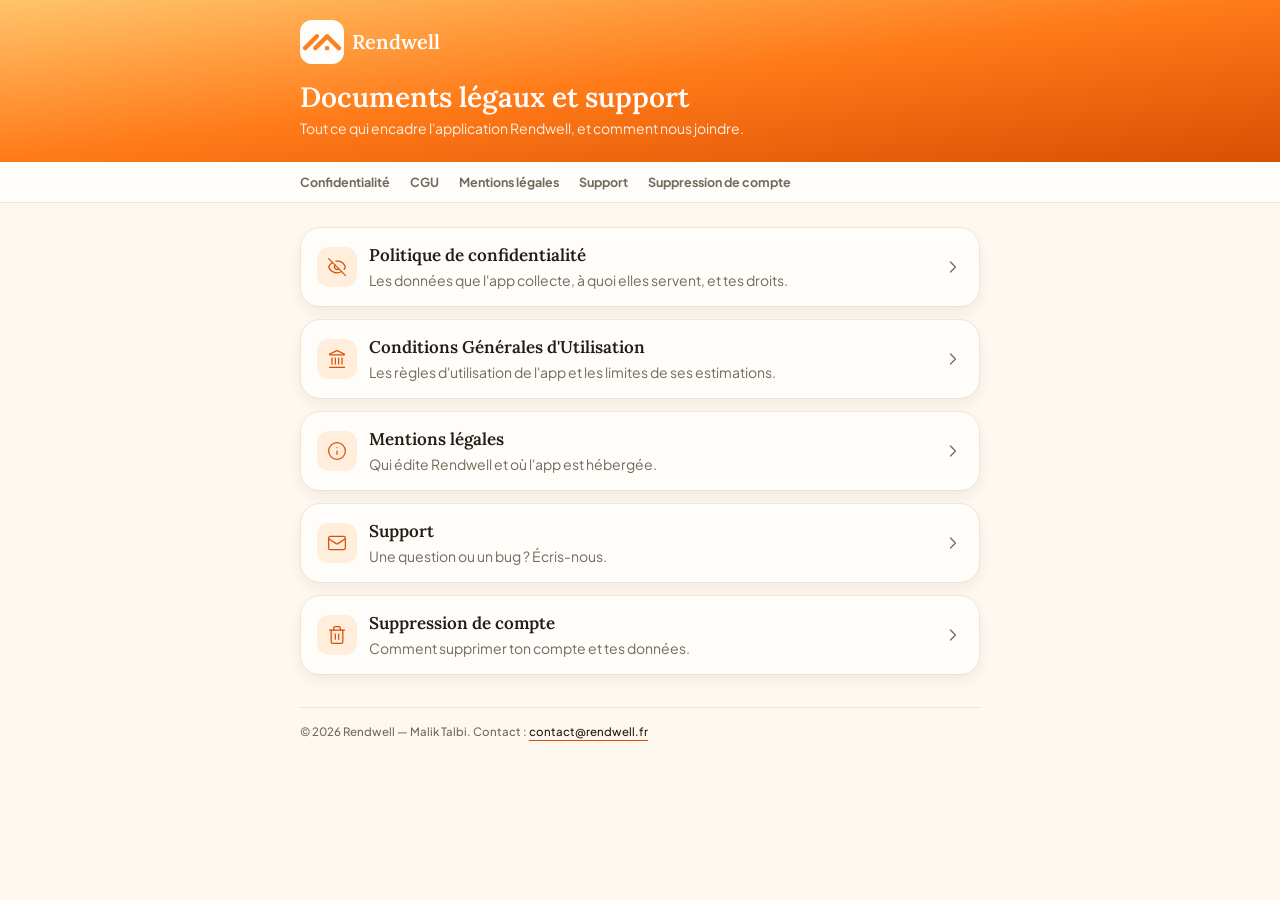
<file: index.html>
<!DOCTYPE html>
<html lang="fr">
<head>
<meta charset="UTF-8">
<meta name="viewport" content="width=device-width, initial-scale=1.0">
<title>Accueil — Rendwell</title>
<link rel="stylesheet" href="/tokens.css">
<link rel="stylesheet" href="/style.css">
</head>
<body>
<header class="site">
  <div class="wrap">
    <a class="brand" href="/">
      <img src="/assets/rendwell-logo.png" alt="" width="44" height="44">
      Rendwell
    </a>
    <h1>Documents légaux et support</h1>
    <p class="updated">Tout ce qui encadre l'application Rendwell, et comment nous joindre.</p>
  </div>
</header>
<nav class="legal-nav" aria-label="Pages du site">
  <div class="wrap">
    <a href="/confidentialite/">Confidentialité</a>
    <a href="/conditions-utilisation/">CGU</a>
    <a href="/mentions-legales/">Mentions légales</a>
    <a href="/support/">Support</a>
    <a href="/suppression-compte/">Suppression de compte</a>
  </div>
</nav>
<main class="wrap">
  <ul class="link-list">
    <li>
      <a class="link-card" href="/confidentialite/">
        <span class="icon-badge"><svg width="20" height="20" viewBox="0 0 24 24" fill="none" stroke="currentColor" stroke-width="1.5" stroke-linecap="round" stroke-linejoin="round" aria-hidden="true"><path d="M10.733 5.076a10.744 10.744 0 0 1 11.205 6.575 1 1 0 0 1 0 .696 10.747 10.747 0 0 1-1.444 2.49"/><path d="M14.084 14.158a3 3 0 0 1-4.242-4.242"/><path d="M17.479 17.499a10.75 10.75 0 0 1-15.417-5.151 1 1 0 0 1 0-.696 10.75 10.75 0 0 1 4.446-5.143"/><path d="m2 2 20 20"/></svg></span>
        <span class="link-card-text">
          <span class="link-card-title">Politique de confidentialité</span>
          <span class="link-card-desc">Les données que l'app collecte, à quoi elles servent, et tes droits.</span>
        </span>
        <svg width="20" height="20" viewBox="0 0 24 24" fill="none" stroke="currentColor" stroke-width="1.5" stroke-linecap="round" stroke-linejoin="round" aria-hidden="true"><path d="m9 18 6-6-6-6"/></svg>
      </a>
    </li>
    <li>
      <a class="link-card" href="/conditions-utilisation/">
        <span class="icon-badge"><svg width="20" height="20" viewBox="0 0 24 24" fill="none" stroke="currentColor" stroke-width="1.5" stroke-linecap="round" stroke-linejoin="round" aria-hidden="true"><path d="M10 18v-7"/><path d="M11.119 2.205a2 2 0 0 1 1.762 0l7.84 3.846A.5.5 0 0 1 20.5 7h-17a.5.5 0 0 1-.22-.949z"/><path d="M14 18v-7"/><path d="M18 18v-7"/><path d="M3 22h18"/><path d="M6 18v-7"/></svg></span>
        <span class="link-card-text">
          <span class="link-card-title">Conditions Générales d'Utilisation</span>
          <span class="link-card-desc">Les règles d'utilisation de l'app et les limites de ses estimations.</span>
        </span>
        <svg width="20" height="20" viewBox="0 0 24 24" fill="none" stroke="currentColor" stroke-width="1.5" stroke-linecap="round" stroke-linejoin="round" aria-hidden="true"><path d="m9 18 6-6-6-6"/></svg>
      </a>
    </li>
    <li>
      <a class="link-card" href="/mentions-legales/">
        <span class="icon-badge"><svg width="20" height="20" viewBox="0 0 24 24" fill="none" stroke="currentColor" stroke-width="1.5" stroke-linecap="round" stroke-linejoin="round" aria-hidden="true"><circle cx="12" cy="12" r="10"/><path d="M12 16v-4"/><path d="M12 8h.01"/></svg></span>
        <span class="link-card-text">
          <span class="link-card-title">Mentions légales</span>
          <span class="link-card-desc">Qui édite Rendwell et où l'app est hébergée.</span>
        </span>
        <svg width="20" height="20" viewBox="0 0 24 24" fill="none" stroke="currentColor" stroke-width="1.5" stroke-linecap="round" stroke-linejoin="round" aria-hidden="true"><path d="m9 18 6-6-6-6"/></svg>
      </a>
    </li>
    <li>
      <a class="link-card" href="/support/">
        <span class="icon-badge"><svg width="20" height="20" viewBox="0 0 24 24" fill="none" stroke="currentColor" stroke-width="1.5" stroke-linecap="round" stroke-linejoin="round" aria-hidden="true"><path d="m22 7-8.991 5.727a2 2 0 0 1-2.009 0L2 7"/><rect x="2" y="4" width="20" height="16" rx="2"/></svg></span>
        <span class="link-card-text">
          <span class="link-card-title">Support</span>
          <span class="link-card-desc">Une question ou un bug ? Écris-nous.</span>
        </span>
        <svg width="20" height="20" viewBox="0 0 24 24" fill="none" stroke="currentColor" stroke-width="1.5" stroke-linecap="round" stroke-linejoin="round" aria-hidden="true"><path d="m9 18 6-6-6-6"/></svg>
      </a>
    </li>
    <li>
      <a class="link-card" href="/suppression-compte/">
        <span class="icon-badge"><svg width="20" height="20" viewBox="0 0 24 24" fill="none" stroke="currentColor" stroke-width="1.5" stroke-linecap="round" stroke-linejoin="round" aria-hidden="true"><path d="M10 11v6"/><path d="M14 11v6"/><path d="M19 6v14a2 2 0 0 1-2 2H7a2 2 0 0 1-2-2V6"/><path d="M3 6h18"/><path d="M8 6V4a2 2 0 0 1 2-2h4a2 2 0 0 1 2 2v2"/></svg></span>
        <span class="link-card-text">
          <span class="link-card-title">Suppression de compte</span>
          <span class="link-card-desc">Comment supprimer ton compte et tes données.</span>
        </span>
        <svg width="20" height="20" viewBox="0 0 24 24" fill="none" stroke="currentColor" stroke-width="1.5" stroke-linecap="round" stroke-linejoin="round" aria-hidden="true"><path d="m9 18 6-6-6-6"/></svg>
      </a>
    </li>
  </ul>

  <footer class="site">
    &copy; 2026 Rendwell — Malik Talbi. Contact : <a href="mailto:contact@rendwell.fr">contact@rendwell.fr</a>
  </footer>
</main>
</body>
</html>
</file>
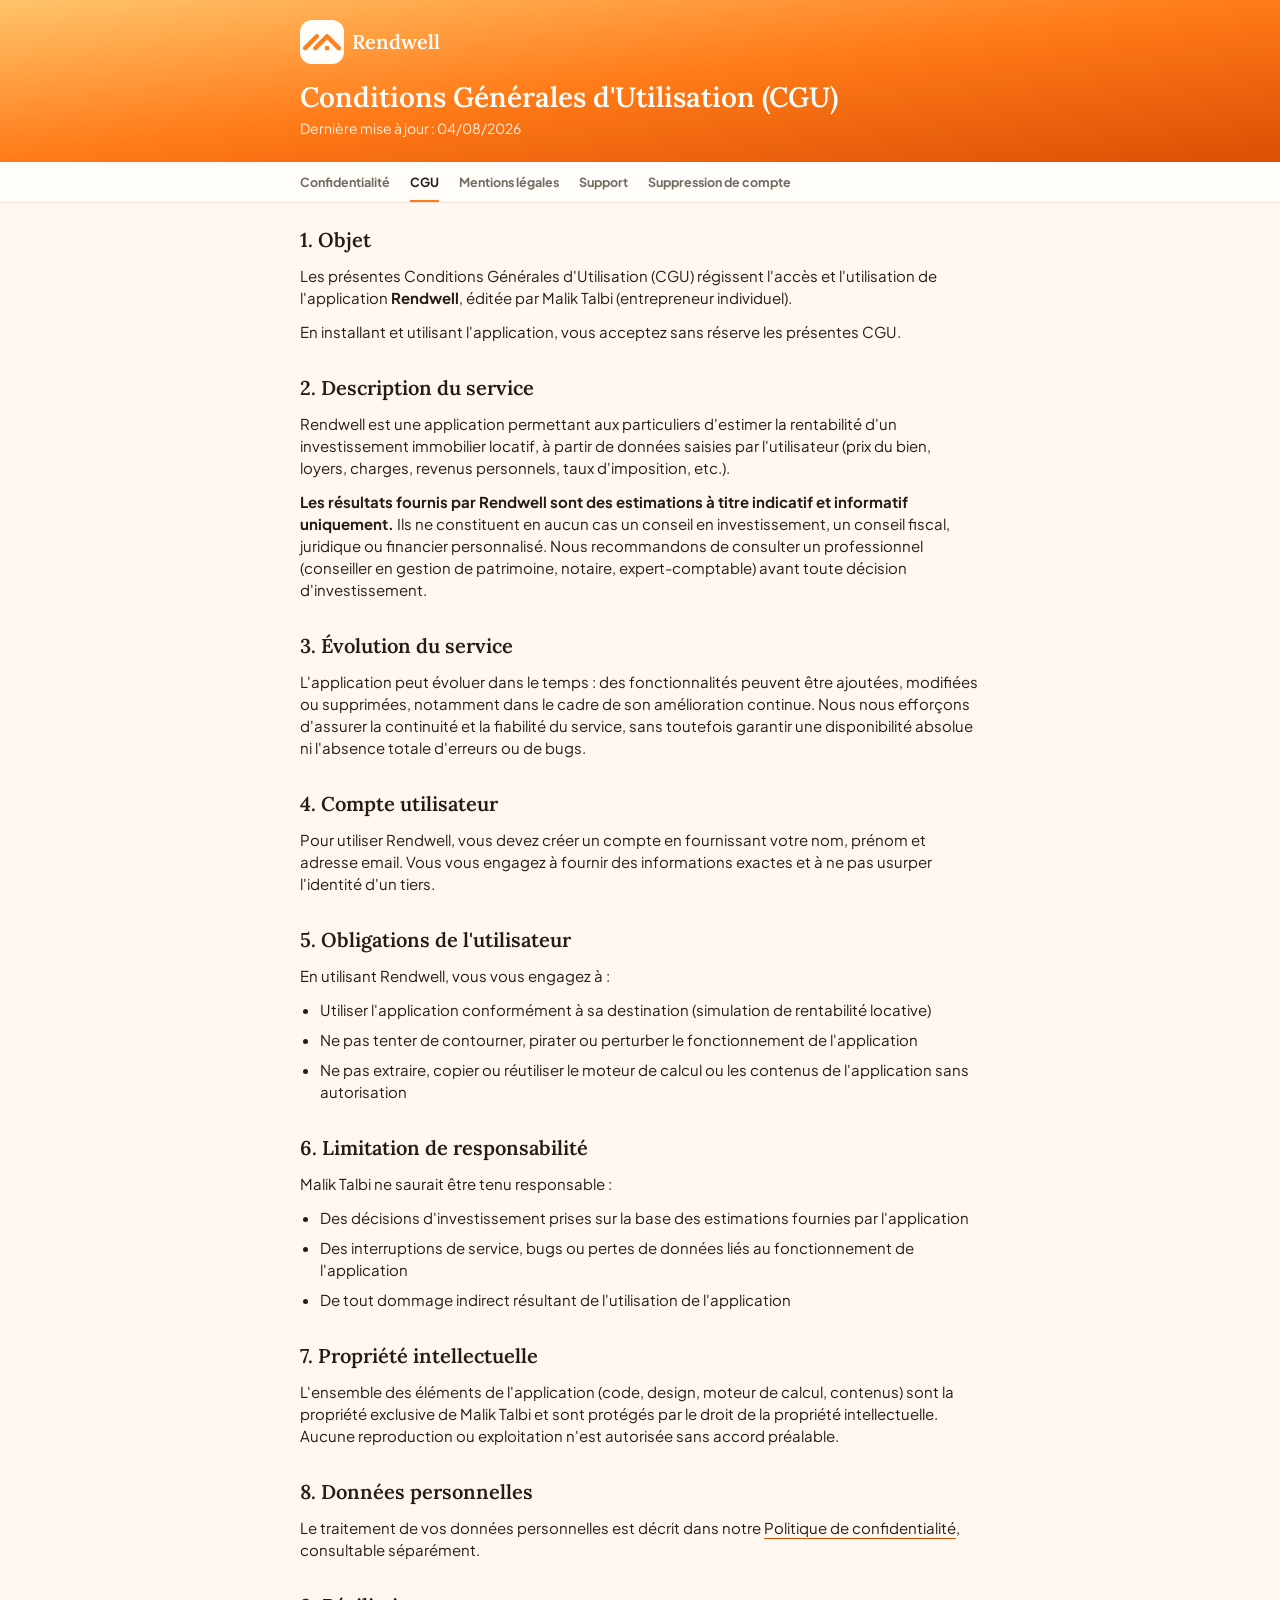
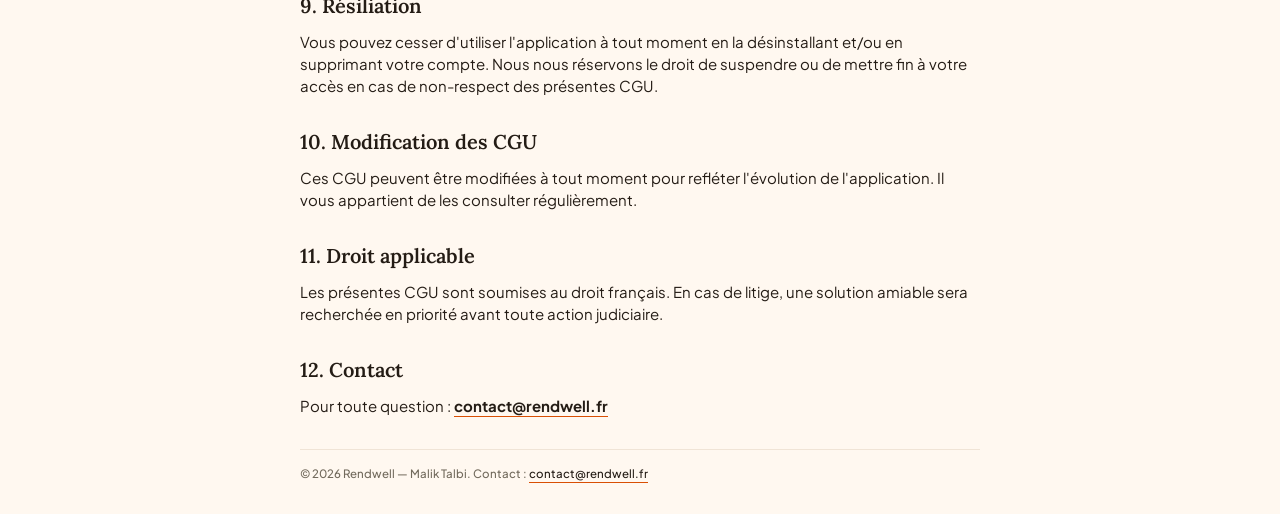
<file: conditions-utilisation/index.html>
<!DOCTYPE html>
<html lang="fr">
<head>
<meta charset="UTF-8">
<meta name="viewport" content="width=device-width, initial-scale=1.0">
<title>Conditions Générales d'Utilisation — Rendwell</title>
<link rel="stylesheet" href="/tokens.css">
<link rel="stylesheet" href="/style.css">
</head>
<body>
<header class="site">
  <div class="wrap">
    <a class="brand" href="/">
      <img src="/assets/rendwell-logo.png" alt="" width="44" height="44">
      Rendwell
    </a>
    <h1>Conditions Générales d'Utilisation (CGU)</h1>
    <p class="updated">Dernière mise à jour : 04/08/2026</p>
  </div>
</header>
<nav class="legal-nav" aria-label="Pages du site">
  <div class="wrap">
    <a href="/confidentialite/">Confidentialité</a>
    <a href="/conditions-utilisation/" aria-current="page">CGU</a>
    <a href="/mentions-legales/">Mentions légales</a>
    <a href="/support/">Support</a>
    <a href="/suppression-compte/">Suppression de compte</a>
  </div>
</nav>
<main class="wrap">
  <h2>1. Objet</h2>
  <p>Les présentes Conditions Générales d'Utilisation (CGU) régissent l'accès et l'utilisation de l'application <strong>Rendwell</strong>, éditée par Malik Talbi (entrepreneur individuel).</p>
  <p>En installant et utilisant l'application, vous acceptez sans réserve les présentes CGU.</p>

  <h2>2. Description du service</h2>
  <p>Rendwell est une application permettant aux particuliers d'estimer la rentabilité d'un investissement immobilier locatif, à partir de données saisies par l'utilisateur (prix du bien, loyers, charges, revenus personnels, taux d'imposition, etc.).</p>
  <p><strong>Les résultats fournis par Rendwell sont des estimations à titre indicatif et informatif uniquement.</strong> Ils ne constituent en aucun cas un conseil en investissement, un conseil fiscal, juridique ou financier personnalisé. Nous recommandons de consulter un professionnel (conseiller en gestion de patrimoine, notaire, expert-comptable) avant toute décision d'investissement.</p>

  <h2>3. Évolution du service</h2>
  <p>L'application peut évoluer dans le temps : des fonctionnalités peuvent être ajoutées, modifiées ou supprimées, notamment dans le cadre de son amélioration continue. Nous nous efforçons d'assurer la continuité et la fiabilité du service, sans toutefois garantir une disponibilité absolue ni l'absence totale d'erreurs ou de bugs.</p>

  <h2>4. Compte utilisateur</h2>
  <p>Pour utiliser Rendwell, vous devez créer un compte en fournissant votre nom, prénom et adresse email. Vous vous engagez à fournir des informations exactes et à ne pas usurper l'identité d'un tiers.</p>

  <h2>5. Obligations de l'utilisateur</h2>
  <p>En utilisant Rendwell, vous vous engagez à :</p>
  <ul>
    <li>Utiliser l'application conformément à sa destination (simulation de rentabilité locative)</li>
    <li>Ne pas tenter de contourner, pirater ou perturber le fonctionnement de l'application</li>
    <li>Ne pas extraire, copier ou réutiliser le moteur de calcul ou les contenus de l'application sans autorisation</li>
  </ul>

  <h2>6. Limitation de responsabilité</h2>
  <p>Malik Talbi ne saurait être tenu responsable :</p>
  <ul>
    <li>Des décisions d'investissement prises sur la base des estimations fournies par l'application</li>
    <li>Des interruptions de service, bugs ou pertes de données liés au fonctionnement de l'application</li>
    <li>De tout dommage indirect résultant de l'utilisation de l'application</li>
  </ul>

  <h2>7. Propriété intellectuelle</h2>
  <p>L'ensemble des éléments de l'application (code, design, moteur de calcul, contenus) sont la propriété exclusive de Malik Talbi et sont protégés par le droit de la propriété intellectuelle. Aucune reproduction ou exploitation n'est autorisée sans accord préalable.</p>

  <h2>8. Données personnelles</h2>
  <p>Le traitement de vos données personnelles est décrit dans notre <a href="/confidentialite/">Politique de confidentialité</a>, consultable séparément.</p>

  <h2>9. Résiliation</h2>
  <p>Vous pouvez cesser d'utiliser l'application à tout moment en la désinstallant et/ou en supprimant votre compte. Nous nous réservons le droit de suspendre ou de mettre fin à votre accès en cas de non-respect des présentes CGU.</p>

  <h2>10. Modification des CGU</h2>
  <p>Ces CGU peuvent être modifiées à tout moment pour refléter l'évolution de l'application. Il vous appartient de les consulter régulièrement.</p>

  <h2>11. Droit applicable</h2>
  <p>Les présentes CGU sont soumises au droit français. En cas de litige, une solution amiable sera recherchée en priorité avant toute action judiciaire.</p>

  <h2>12. Contact</h2>
  <p>Pour toute question : <strong><a href="mailto:contact@rendwell.fr">contact@rendwell.fr</a></strong></p>

  <footer class="site">
    &copy; 2026 Rendwell — Malik Talbi. Contact : <a href="mailto:contact@rendwell.fr">contact@rendwell.fr</a>
  </footer>
</main>
</body>
</html>
</file>
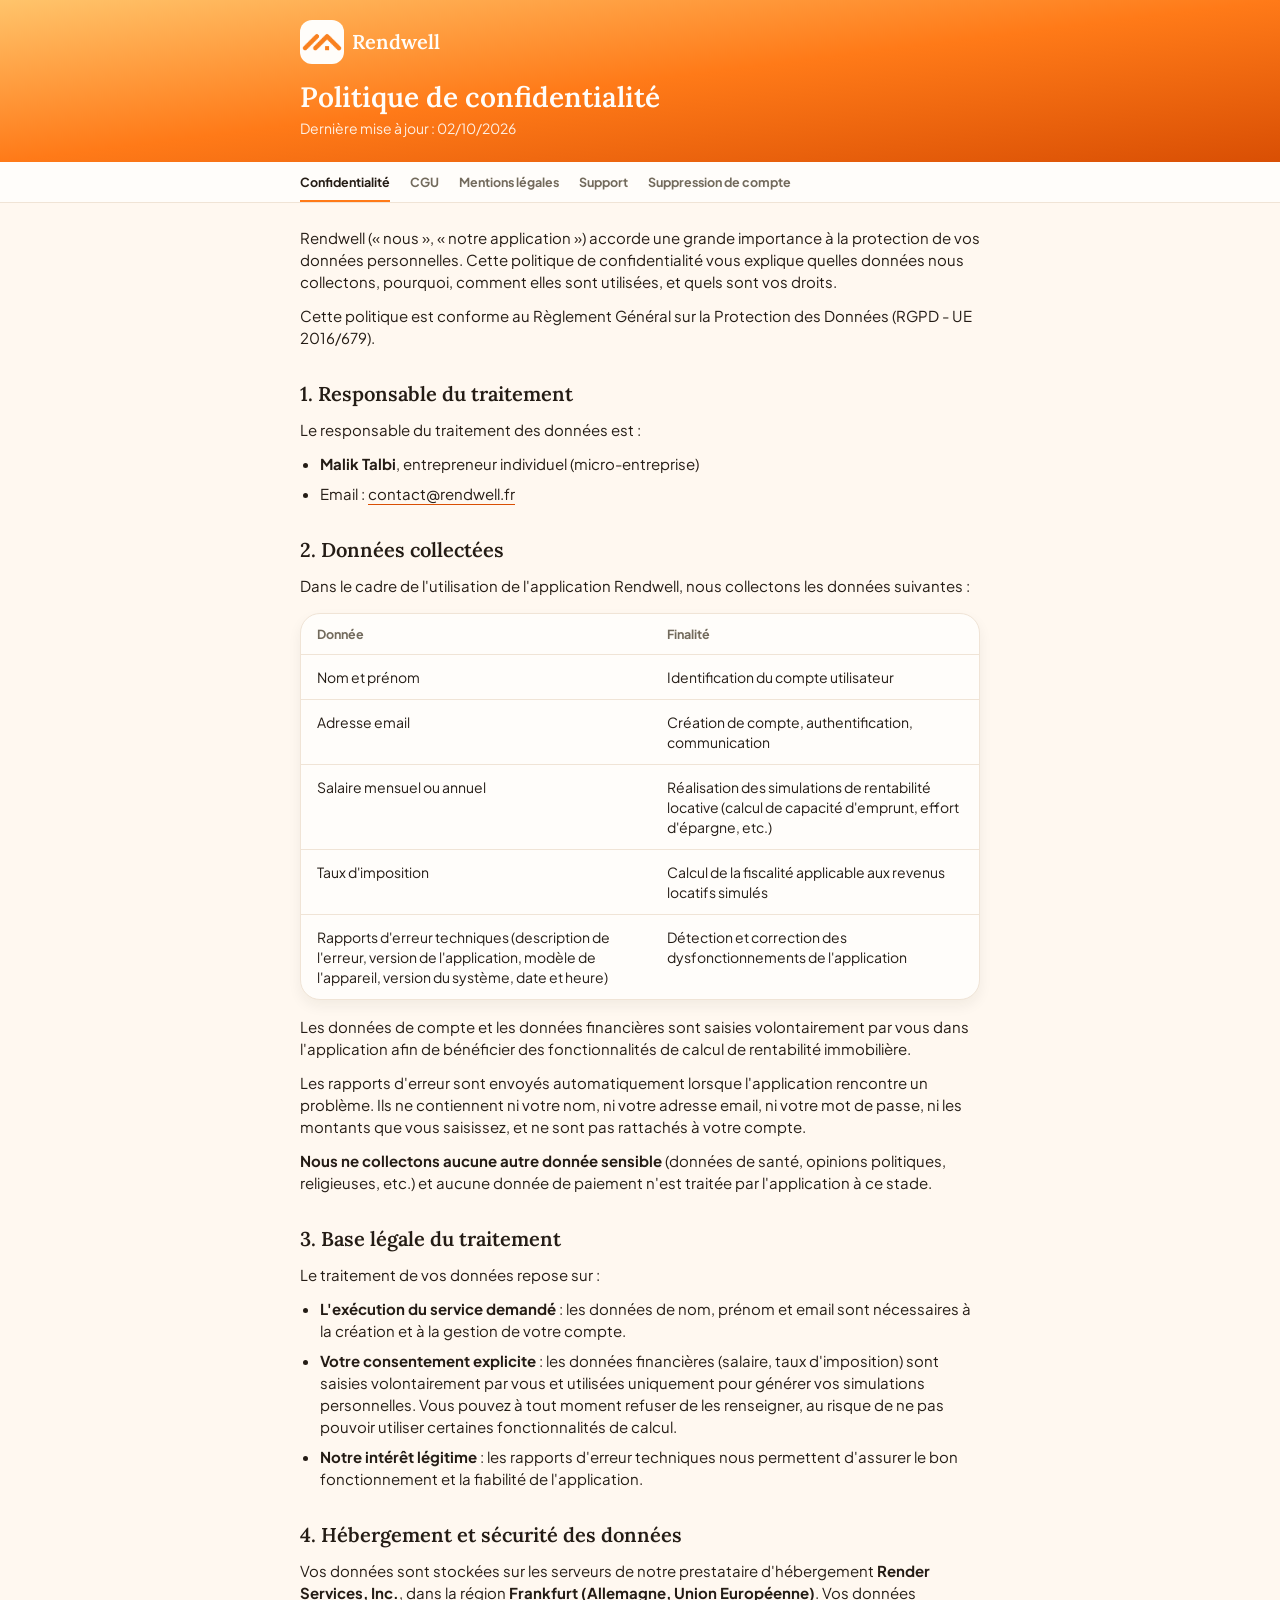
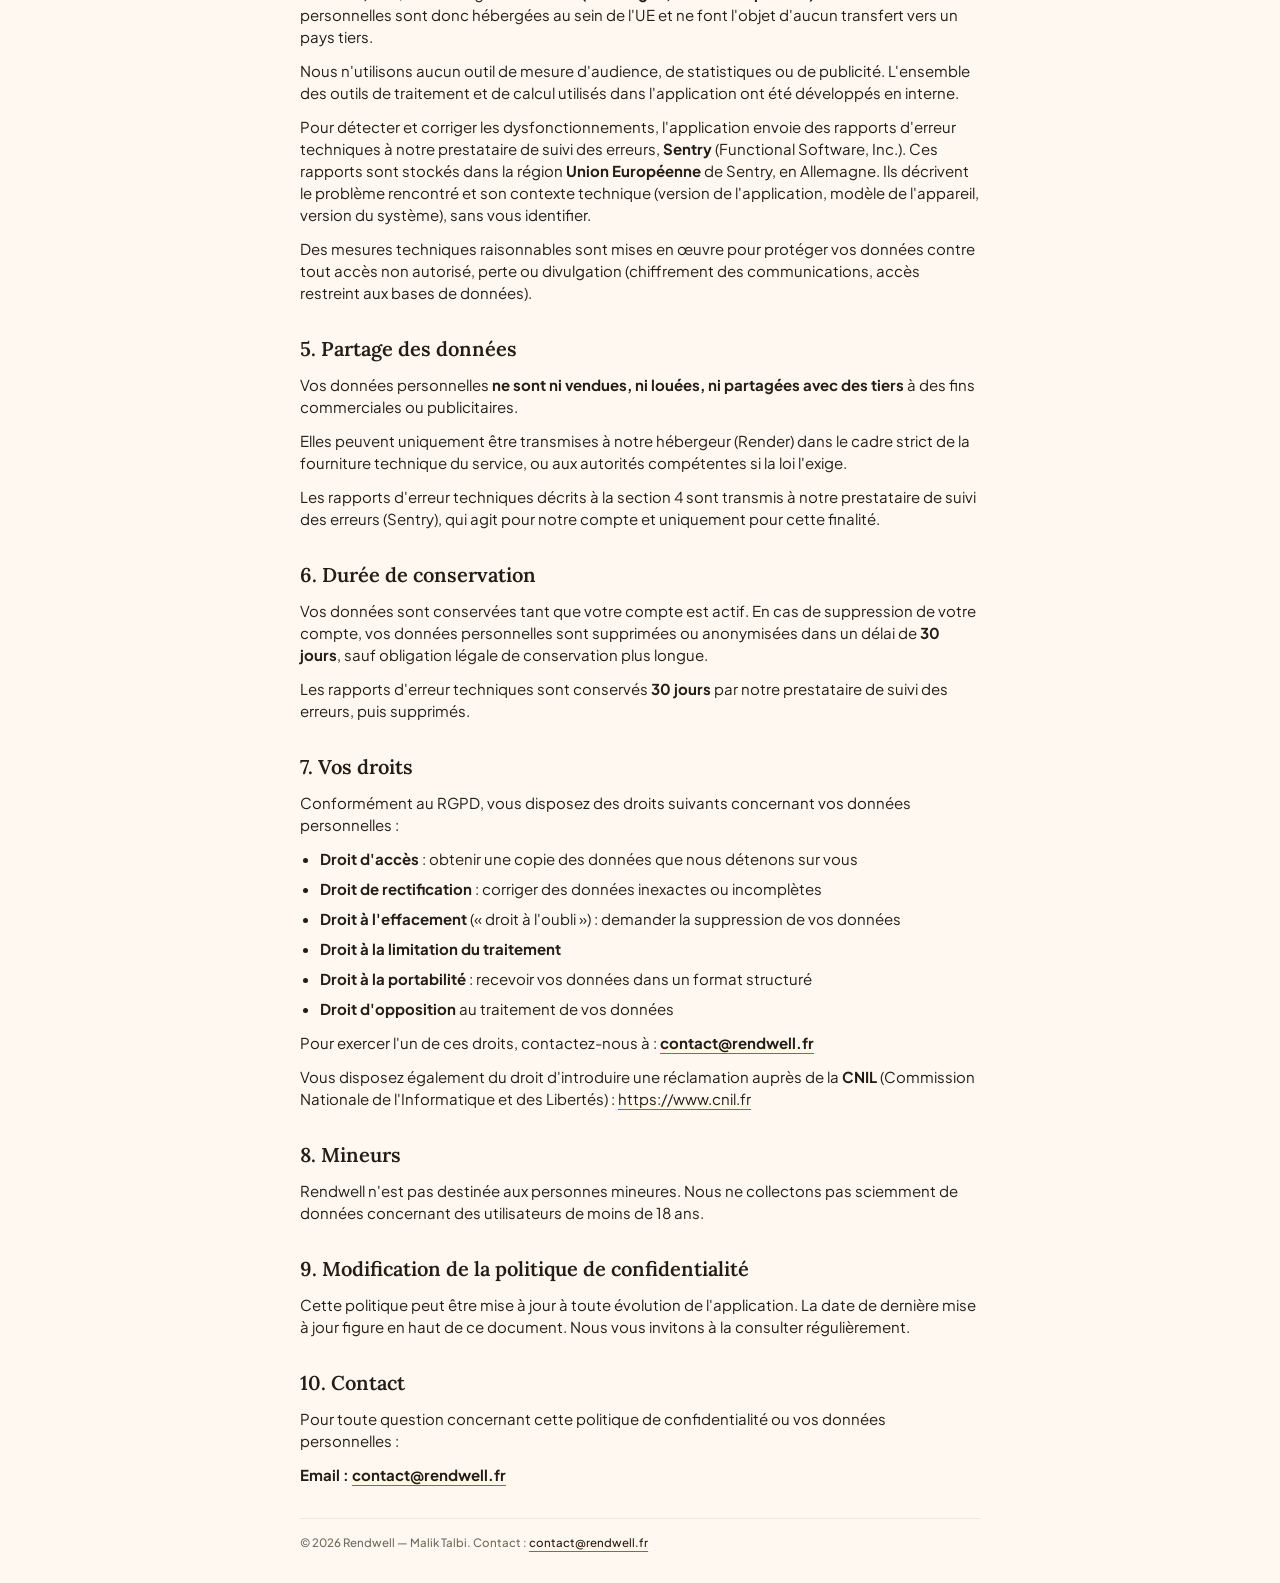
<file: confidentialite/index.html>
<!DOCTYPE html>
<html lang="fr">
<head>
<meta charset="UTF-8">
<meta name="viewport" content="width=device-width, initial-scale=1.0">
<title>Politique de confidentialité — Rendwell</title>
<link rel="stylesheet" href="/tokens.css">
<link rel="stylesheet" href="/style.css">
</head>
<body>
<header class="site">
  <div class="wrap">
    <a class="brand" href="/">
      <img src="/assets/rendwell-logo.png" alt="" width="44" height="44">
      Rendwell
    </a>
    <h1>Politique de confidentialité</h1>
    <p class="updated">Dernière mise à jour : 02/10/2026</p>
  </div>
</header>
<nav class="legal-nav" aria-label="Pages du site">
  <div class="wrap">
    <a href="/confidentialite/" aria-current="page">Confidentialité</a>
    <a href="/conditions-utilisation/">CGU</a>
    <a href="/mentions-legales/">Mentions légales</a>
    <a href="/support/">Support</a>
    <a href="/suppression-compte/">Suppression de compte</a>
  </div>
</nav>
<main class="wrap">
  <p>Rendwell (« nous », « notre application ») accorde une grande importance à la protection de vos données personnelles. Cette politique de confidentialité vous explique quelles données nous collectons, pourquoi, comment elles sont utilisées, et quels sont vos droits.</p>
  <p>Cette politique est conforme au Règlement Général sur la Protection des Données (RGPD - UE 2016/679).</p>

  <h2>1. Responsable du traitement</h2>
  <p>Le responsable du traitement des données est :</p>
  <ul>
    <li><strong>Malik Talbi</strong>, entrepreneur individuel (micro-entreprise)</li>
    <li>Email : <a href="mailto:contact@rendwell.fr">contact@rendwell.fr</a></li>
  </ul>

  <h2>2. Données collectées</h2>
  <p>Dans le cadre de l'utilisation de l'application Rendwell, nous collectons les données suivantes :</p>
  <table>
    <tr><th>Donnée</th><th>Finalité</th></tr>
    <tr><td>Nom et prénom</td><td>Identification du compte utilisateur</td></tr>
    <tr><td>Adresse email</td><td>Création de compte, authentification, communication</td></tr>
    <tr><td>Salaire mensuel ou annuel</td><td>Réalisation des simulations de rentabilité locative (calcul de capacité d'emprunt, effort d'épargne, etc.)</td></tr>
    <tr><td>Taux d'imposition</td><td>Calcul de la fiscalité applicable aux revenus locatifs simulés</td></tr>
    <tr><td>Rapports d'erreur techniques (description de l'erreur, version de l'application, modèle de l'appareil, version du système, date et heure)</td><td>Détection et correction des dysfonctionnements de l'application</td></tr>
  </table>
  <p>Les données de compte et les données financières sont saisies volontairement par vous dans l'application afin de bénéficier des fonctionnalités de calcul de rentabilité immobilière.</p>
  <p>Les rapports d'erreur sont envoyés automatiquement lorsque l'application rencontre un problème. Ils ne contiennent ni votre nom, ni votre adresse email, ni votre mot de passe, ni les montants que vous saisissez, et ne sont pas rattachés à votre compte.</p>
  <p><strong>Nous ne collectons aucune autre donnée sensible</strong> (données de santé, opinions politiques, religieuses, etc.) et aucune donnée de paiement n'est traitée par l'application à ce stade.</p>

  <h2>3. Base légale du traitement</h2>
  <p>Le traitement de vos données repose sur :</p>
  <ul>
    <li><strong>L'exécution du service demandé</strong> : les données de nom, prénom et email sont nécessaires à la création et à la gestion de votre compte.</li>
    <li><strong>Votre consentement explicite</strong> : les données financières (salaire, taux d'imposition) sont saisies volontairement par vous et utilisées uniquement pour générer vos simulations personnelles. Vous pouvez à tout moment refuser de les renseigner, au risque de ne pas pouvoir utiliser certaines fonctionnalités de calcul.</li>
    <li><strong>Notre intérêt légitime</strong> : les rapports d'erreur techniques nous permettent d'assurer le bon fonctionnement et la fiabilité de l'application.</li>
  </ul>

  <h2>4. Hébergement et sécurité des données</h2>
  <p>Vos données sont stockées sur les serveurs de notre prestataire d'hébergement <strong>Render Services, Inc.</strong>, dans la région <strong>Frankfurt (Allemagne, Union Européenne)</strong>. Vos données personnelles sont donc hébergées au sein de l'UE et ne font l'objet d'aucun transfert vers un pays tiers.</p>
  <p>Nous n'utilisons aucun outil de mesure d'audience, de statistiques ou de publicité. L'ensemble des outils de traitement et de calcul utilisés dans l'application ont été développés en interne.</p>
  <p>Pour détecter et corriger les dysfonctionnements, l'application envoie des rapports d'erreur techniques à notre prestataire de suivi des erreurs, <strong>Sentry</strong> (Functional Software, Inc.). Ces rapports sont stockés dans la région <strong>Union Européenne</strong> de Sentry, en Allemagne. Ils décrivent le problème rencontré et son contexte technique (version de l'application, modèle de l'appareil, version du système), sans vous identifier.</p>
  <p>Des mesures techniques raisonnables sont mises en œuvre pour protéger vos données contre tout accès non autorisé, perte ou divulgation (chiffrement des communications, accès restreint aux bases de données).</p>

  <h2>5. Partage des données</h2>
  <p>Vos données personnelles <strong>ne sont ni vendues, ni louées, ni partagées avec des tiers</strong> à des fins commerciales ou publicitaires.</p>
  <p>Elles peuvent uniquement être transmises à notre hébergeur (Render) dans le cadre strict de la fourniture technique du service, ou aux autorités compétentes si la loi l'exige.</p>
  <p>Les rapports d'erreur techniques décrits à la section 4 sont transmis à notre prestataire de suivi des erreurs (Sentry), qui agit pour notre compte et uniquement pour cette finalité.</p>

  <h2>6. Durée de conservation</h2>
  <p>Vos données sont conservées tant que votre compte est actif. En cas de suppression de votre compte, vos données personnelles sont supprimées ou anonymisées dans un délai de <strong>30 jours</strong>, sauf obligation légale de conservation plus longue.</p>
  <p>Les rapports d'erreur techniques sont conservés <strong>30 jours</strong> par notre prestataire de suivi des erreurs, puis supprimés.</p>

  <h2>7. Vos droits</h2>
  <p>Conformément au RGPD, vous disposez des droits suivants concernant vos données personnelles :</p>
  <ul>
    <li><strong>Droit d'accès</strong> : obtenir une copie des données que nous détenons sur vous</li>
    <li><strong>Droit de rectification</strong> : corriger des données inexactes ou incomplètes</li>
    <li><strong>Droit à l'effacement</strong> (« droit à l'oubli ») : demander la suppression de vos données</li>
    <li><strong>Droit à la limitation du traitement</strong></li>
    <li><strong>Droit à la portabilité</strong> : recevoir vos données dans un format structuré</li>
    <li><strong>Droit d'opposition</strong> au traitement de vos données</li>
  </ul>
  <p>Pour exercer l'un de ces droits, contactez-nous à : <strong><a href="mailto:contact@rendwell.fr">contact@rendwell.fr</a></strong></p>
  <p>Vous disposez également du droit d'introduire une réclamation auprès de la <strong>CNIL</strong> (Commission Nationale de l'Informatique et des Libertés) : <a href="https://www.cnil.fr">https://www.cnil.fr</a></p>

  <h2>8. Mineurs</h2>
  <p>Rendwell n'est pas destinée aux personnes mineures. Nous ne collectons pas sciemment de données concernant des utilisateurs de moins de 18 ans.</p>

  <h2>9. Modification de la politique de confidentialité</h2>
  <p>Cette politique peut être mise à jour à toute évolution de l'application. La date de dernière mise à jour figure en haut de ce document. Nous vous invitons à la consulter régulièrement.</p>

  <h2>10. Contact</h2>
  <p>Pour toute question concernant cette politique de confidentialité ou vos données personnelles :</p>
  <p><strong>Email : <a href="mailto:contact@rendwell.fr">contact@rendwell.fr</a></strong></p>

  <footer class="site">
    &copy; 2026 Rendwell — Malik Talbi. Contact : <a href="mailto:contact@rendwell.fr">contact@rendwell.fr</a>
  </footer>
</main>
</body>
</html>
</file>
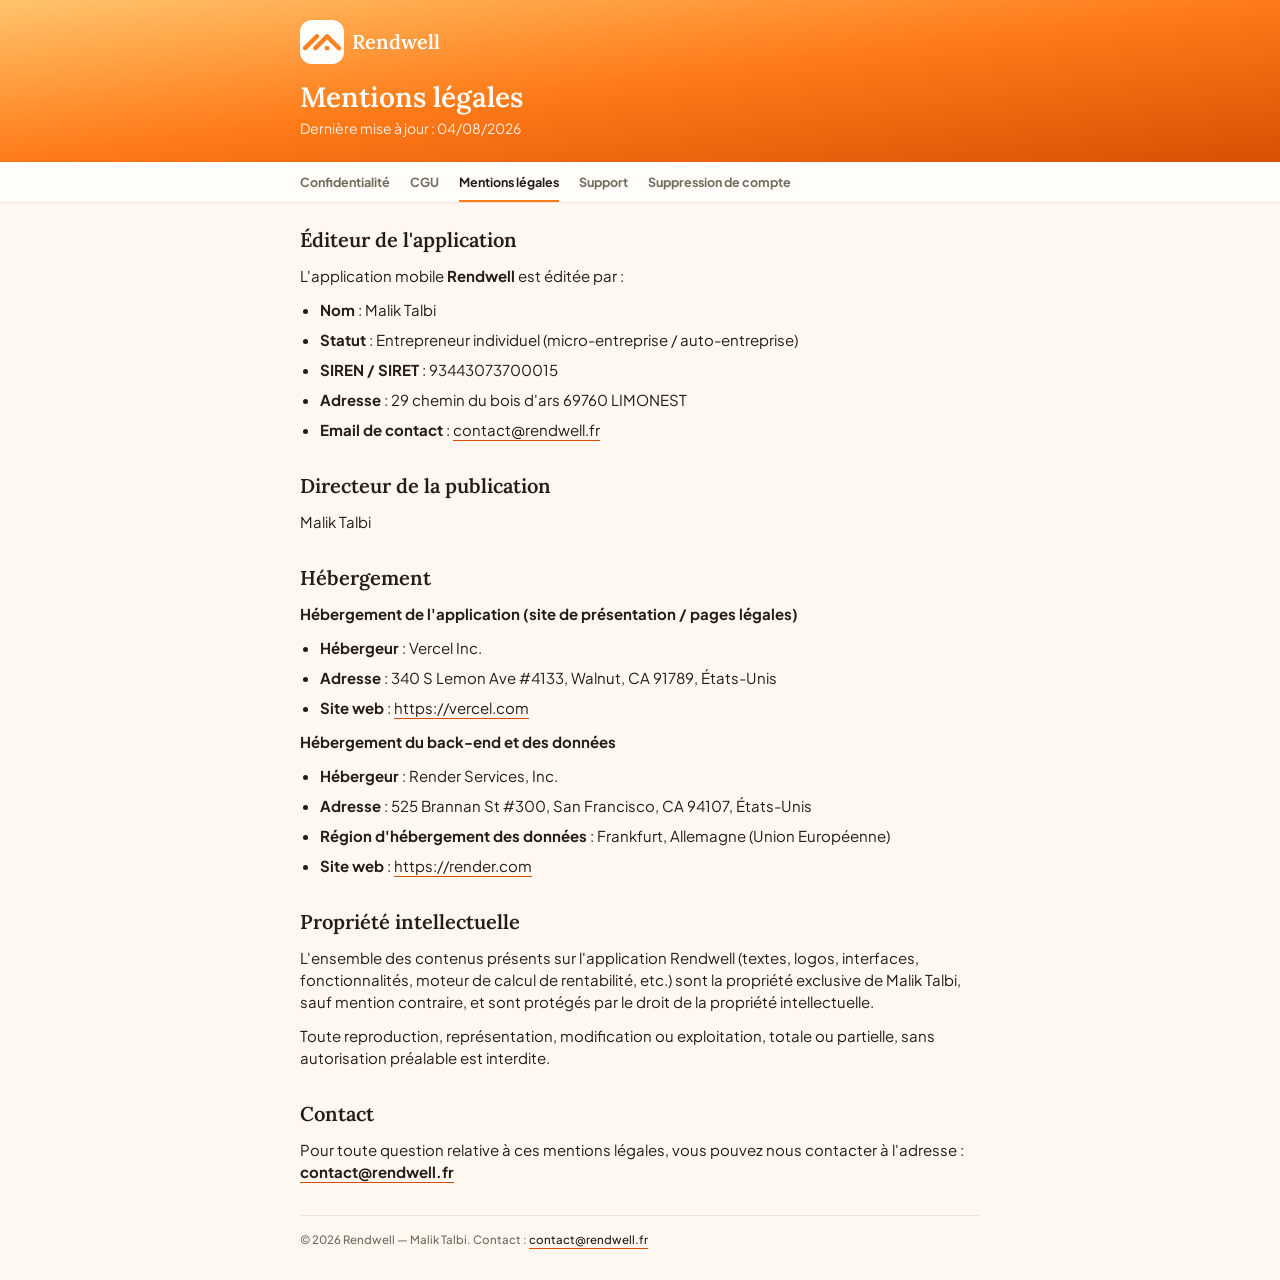
<file: mentions-legales/index.html>
<!DOCTYPE html>
<html lang="fr">
<head>
<meta charset="UTF-8">
<meta name="viewport" content="width=device-width, initial-scale=1.0">
<title>Mentions légales — Rendwell</title>
<link rel="stylesheet" href="/tokens.css">
<link rel="stylesheet" href="/style.css">
</head>
<body>
<header class="site">
  <div class="wrap">
    <a class="brand" href="/">
      <img src="/assets/rendwell-logo.png" alt="" width="44" height="44">
      Rendwell
    </a>
    <h1>Mentions légales</h1>
    <p class="updated">Dernière mise à jour : 04/08/2026</p>
  </div>
</header>
<nav class="legal-nav" aria-label="Pages du site">
  <div class="wrap">
    <a href="/confidentialite/">Confidentialité</a>
    <a href="/conditions-utilisation/">CGU</a>
    <a href="/mentions-legales/" aria-current="page">Mentions légales</a>
    <a href="/support/">Support</a>
    <a href="/suppression-compte/">Suppression de compte</a>
  </div>
</nav>
<main class="wrap">
  <h2>Éditeur de l'application</h2>
  <p>L'application mobile <strong>Rendwell</strong> est éditée par :</p>
  <ul>
    <li><strong>Nom</strong> : Malik Talbi</li>
    <li><strong>Statut</strong> : Entrepreneur individuel (micro-entreprise / auto-entreprise)</li>
    <li><strong>SIREN / SIRET</strong> : 	93443073700015</li>
    <li><strong>Adresse</strong> : 29 chemin du bois d'ars 69760 LIMONEST</li>
    <li><strong>Email de contact</strong> : <a href="mailto:contact@rendwell.fr">contact@rendwell.fr</a></li>
  </ul>

  <h2>Directeur de la publication</h2>
  <p>Malik Talbi</p>

  <h2>Hébergement</h2>
  <p><strong>Hébergement de l'application (site de présentation / pages légales)</strong></p>
  <ul>
    <li><strong>Hébergeur</strong> : Vercel Inc.</li>
    <li><strong>Adresse</strong> : 340 S Lemon Ave #4133, Walnut, CA 91789, États-Unis</li>
    <li><strong>Site web</strong> : <a href="https://vercel.com">https://vercel.com</a></li>
  </ul>
  <p><strong>Hébergement du back-end et des données</strong></p>
  <ul>
    <li><strong>Hébergeur</strong> : Render Services, Inc.</li>
    <li><strong>Adresse</strong> : 525 Brannan St #300, San Francisco, CA 94107, États-Unis</li>
    <li><strong>Région d'hébergement des données</strong> : Frankfurt, Allemagne (Union Européenne)</li>
    <li><strong>Site web</strong> : <a href="https://render.com">https://render.com</a></li>
  </ul>

  <h2>Propriété intellectuelle</h2>
  <p>L'ensemble des contenus présents sur l'application Rendwell (textes, logos, interfaces, fonctionnalités, moteur de calcul de rentabilité, etc.) sont la propriété exclusive de Malik Talbi, sauf mention contraire, et sont protégés par le droit de la propriété intellectuelle.</p>
  <p>Toute reproduction, représentation, modification ou exploitation, totale ou partielle, sans autorisation préalable est interdite.</p>

  <h2>Contact</h2>
  <p>Pour toute question relative à ces mentions légales, vous pouvez nous contacter à l'adresse : <strong><a href="mailto:contact@rendwell.fr">contact@rendwell.fr</a></strong></p>

  <footer class="site">
    &copy; 2026 Rendwell — Malik Talbi. Contact : <a href="mailto:contact@rendwell.fr">contact@rendwell.fr</a>
  </footer>
</main>
</body>
</html>
</file>
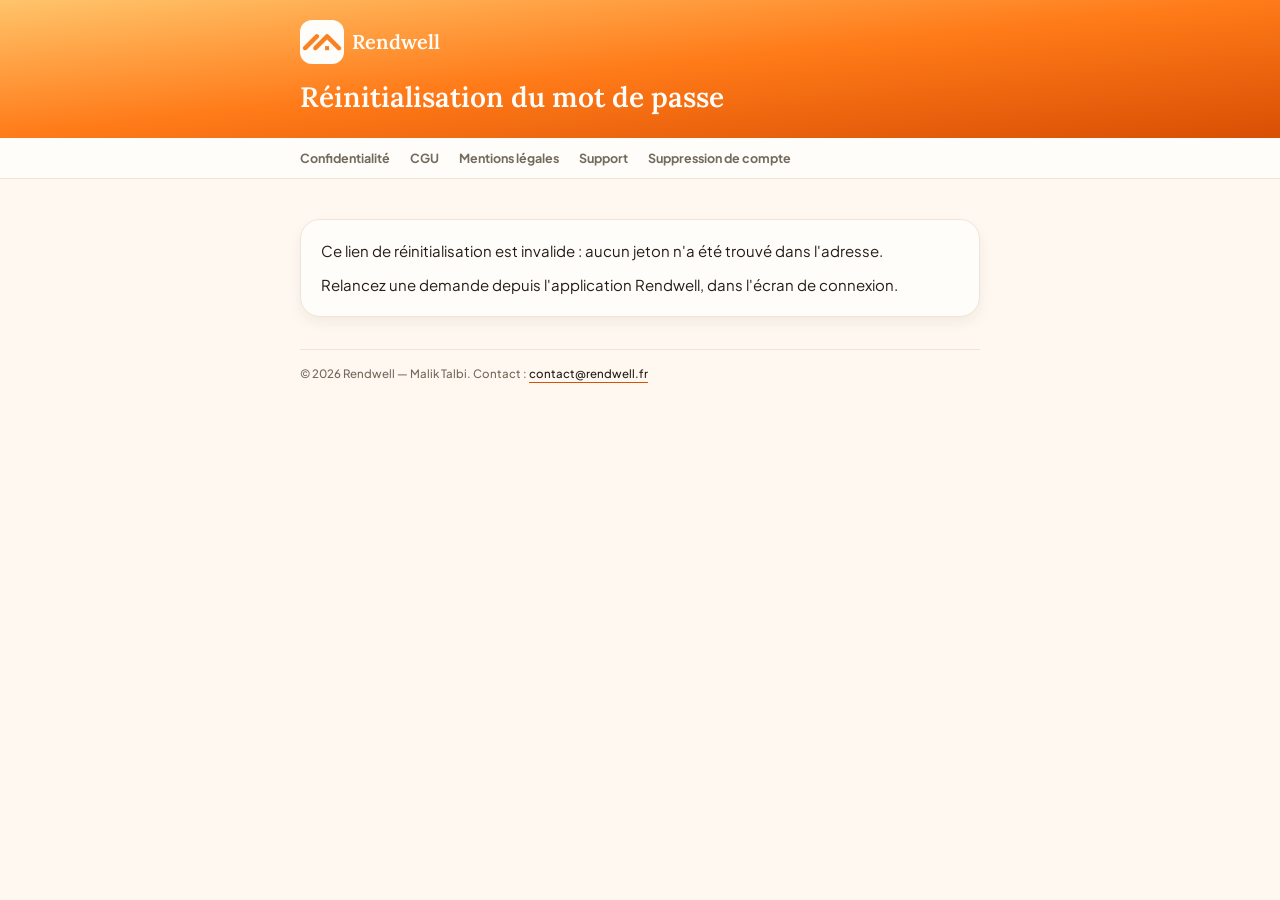
<file: reset-password/index.html>
<!DOCTYPE html>
<html lang="fr">
<head>
<meta charset="UTF-8">
<meta name="viewport" content="width=device-width, initial-scale=1.0">
<title>Réinitialisation du mot de passe — Rendwell</title>
<link rel="stylesheet" href="/tokens.css">
<link rel="stylesheet" href="/style.css">
<script src="/reset-password/config.js"></script>
</head>
<body>
<header class="site">
  <div class="wrap">
    <a class="brand" href="/">
      <img src="/assets/rendwell-logo.png" alt="" width="44" height="44">
      Rendwell
    </a>
    <h1>Réinitialisation du mot de passe</h1>
  </div>
</header>
<nav class="legal-nav" aria-label="Pages du site">
  <div class="wrap">
    <a href="/confidentialite/">Confidentialité</a>
    <a href="/conditions-utilisation/">CGU</a>
    <a href="/mentions-legales/">Mentions légales</a>
    <a href="/support/">Support</a>
    <a href="/suppression-compte/">Suppression de compte</a>
  </div>
</nav>
<main class="wrap">
  <div id="missing-token" class="card" hidden>
    <p>Ce lien de réinitialisation est invalide : aucun jeton n'a été trouvé dans l'adresse.</p>
    <p>Relancez une demande depuis l'application Rendwell, dans l'écran de connexion.</p>
  </div>

  <form id="reset-form" class="card">
    <p>Choisissez un nouveau mot de passe pour votre compte Rendwell.</p>

    <div class="field">
      <label for="new-password">Nouveau mot de passe</label>
      <input type="password" id="new-password" name="new-password" minlength="12" maxlength="128" required autocomplete="new-password" aria-describedby="password-hint">
      <p class="hint" id="password-hint">
        <span id="password-length" aria-live="polite">0 / 12 caractères</span><br>
        Astuce : une phrase de plusieurs mots est plus facile à retenir et plus sûre.
      </p>
    </div>

    <div class="field">
      <label for="confirm-password">Confirmer le mot de passe</label>
      <input type="password" id="confirm-password" name="confirm-password" minlength="12" maxlength="128" required autocomplete="new-password">
    </div>

    <button type="submit" class="btn" id="submit-button">Réinitialiser le mot de passe</button>

    <p id="form-message" class="form-message" role="status" hidden></p>
  </form>

  <div id="success" class="card" hidden>
    <p>Votre mot de passe a été réinitialisé avec succès.</p>
    <p>Vous pouvez maintenant retourner dans l'application Rendwell et vous connecter avec votre nouveau mot de passe.</p>
  </div>

  <footer class="site">
    &copy; 2026 Rendwell — Malik Talbi. Contact : <a href="mailto:contact@rendwell.fr">contact@rendwell.fr</a>
  </footer>
</main>

<script>
(function () {
  var API_BASE_URL = window.RENDWELL_API_BASE_URL;
  // Must match PASSWORD_MIN_LENGTH in the Rendwell API; the API remains the
  // source of truth and also rejects common passwords.
  var MIN_PASSWORD_LENGTH = 12;

  // Stable reasons returned by the API as `detail` on HTTP 422 when the new
  // password is too easy to guess. The reset link stays valid after them.
  var WEAK_PASSWORD_MESSAGES = {
    password_too_common:
      "Ce mot de passe est trop courant ou trop facile à deviner. Choisissez-en un autre.",
    password_contains_email:
      "Votre mot de passe ne doit pas contenir votre adresse email. Choisissez-en un autre.",
  };
  var INVALID_PASSWORD_MESSAGE = "Ce mot de passe n'est pas valide. Choisissez-en un autre.";

  var params = new URLSearchParams(window.location.search);
  var token = params.get("token");

  var form = document.getElementById("reset-form");
  var missingTokenBox = document.getElementById("missing-token");
  var successBox = document.getElementById("success");
  var messageBox = document.getElementById("form-message");
  var submitButton = document.getElementById("submit-button");
  var newPasswordInput = document.getElementById("new-password");
  var passwordLength = document.getElementById("password-length");

  if (!token) {
    form.hidden = true;
    missingTokenBox.hidden = false;
    return;
  }

  function showMessage(text) {
    messageBox.textContent = text;
    messageBox.hidden = false;
  }

  function updatePasswordLength() {
    var length = newPasswordInput.value.length;
    passwordLength.textContent =
      length >= MIN_PASSWORD_LENGTH
        ? length + " caractères ✓"
        : length + " / " + MIN_PASSWORD_LENGTH + " caractères";
  }

  // Only a plain string `detail` is a weak-password reason; a list means the
  // request itself was invalid (FastAPI validation errors).
  function showInvalidPasswordMessage(response) {
    return response
      .json()
      .then(function (body) {
        var detail = body && typeof body.detail === "string" ? body.detail : null;
        showMessage(WEAK_PASSWORD_MESSAGES[detail] || INVALID_PASSWORD_MESSAGE);
      })
      .catch(function () {
        showMessage(INVALID_PASSWORD_MESSAGE);
      });
  }

  newPasswordInput.addEventListener("input", updatePasswordLength);
  updatePasswordLength();

  form.addEventListener("submit", function (event) {
    event.preventDefault();

    var newPassword = newPasswordInput.value;
    var confirmPassword = document.getElementById("confirm-password").value;

    if (newPassword.length < MIN_PASSWORD_LENGTH) {
      showMessage(
        "Le mot de passe doit contenir au moins " + MIN_PASSWORD_LENGTH + " caractères."
      );
      return;
    }
    if (newPassword !== confirmPassword) {
      showMessage("Les deux mots de passe ne correspondent pas.");
      return;
    }

    submitButton.disabled = true;
    messageBox.hidden = true;

    fetch(API_BASE_URL + "/v1/auth/password/reset", {
      method: "POST",
      headers: { "Content-Type": "application/json" },
      body: JSON.stringify({ token: token, new_password: newPassword }),
    })
      .then(function (response) {
        if (response.ok) {
          form.hidden = true;
          successBox.hidden = false;
          return;
        }
        if (response.status === 400) {
          showMessage(
            "Ce lien de réinitialisation est invalide, expiré, ou déjà utilisé. Relancez une demande depuis l'application."
          );
          return;
        }
        if (response.status === 422) {
          return showInvalidPasswordMessage(response);
        }
        showMessage("Une erreur est survenue. Réessayez dans quelques instants.");
      })
      .catch(function () {
        showMessage("Impossible de contacter le serveur. Vérifiez votre connexion et réessayez.");
      })
      .finally(function () {
        submitButton.disabled = false;
      });
  });
})();
</script>
</body>
</html>
</file>
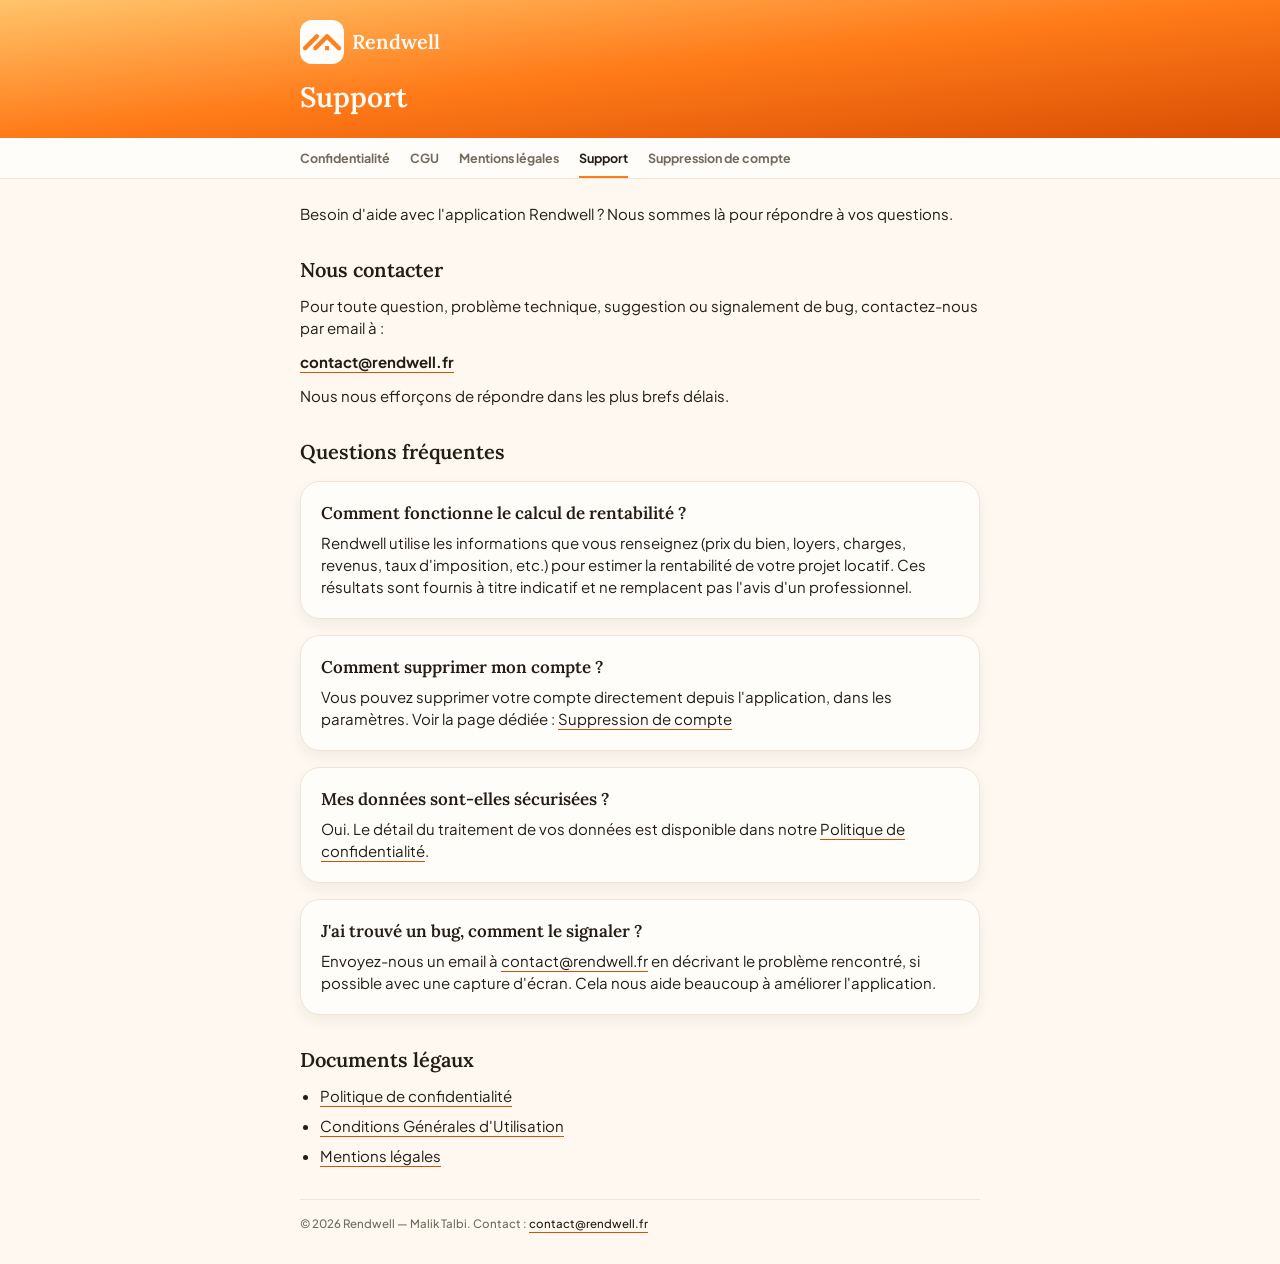
<file: support/index.html>
<!DOCTYPE html>
<html lang="fr">
<head>
<meta charset="UTF-8">
<meta name="viewport" content="width=device-width, initial-scale=1.0">
<title>Support — Rendwell</title>
<link rel="stylesheet" href="/tokens.css">
<link rel="stylesheet" href="/style.css">
</head>
<body>
<header class="site">
  <div class="wrap">
    <a class="brand" href="/">
      <img src="/assets/rendwell-logo.png" alt="" width="44" height="44">
      Rendwell
    </a>
    <h1>Support</h1>
  </div>
</header>
<nav class="legal-nav" aria-label="Pages du site">
  <div class="wrap">
    <a href="/confidentialite/">Confidentialité</a>
    <a href="/conditions-utilisation/">CGU</a>
    <a href="/mentions-legales/">Mentions légales</a>
    <a href="/support/" aria-current="page">Support</a>
    <a href="/suppression-compte/">Suppression de compte</a>
  </div>
</nav>
<main class="wrap">
  <p>Besoin d'aide avec l'application Rendwell ? Nous sommes là pour répondre à vos questions.</p>

  <h2>Nous contacter</h2>
  <p>Pour toute question, problème technique, suggestion ou signalement de bug, contactez-nous par email à :</p>
  <p><strong><a href="mailto:contact@rendwell.fr">contact@rendwell.fr</a></strong></p>
  <p>Nous nous efforçons de répondre dans les plus brefs délais.</p>

  <h2>Questions fréquentes</h2>
  <div class="card">
    <h3>Comment fonctionne le calcul de rentabilité ?</h3>
    <p>Rendwell utilise les informations que vous renseignez (prix du bien, loyers, charges, revenus, taux d'imposition, etc.) pour estimer la rentabilité de votre projet locatif. Ces résultats sont fournis à titre indicatif et ne remplacent pas l'avis d'un professionnel.</p>
  </div>
  <div class="card">
    <h3>Comment supprimer mon compte ?</h3>
    <p>Vous pouvez supprimer votre compte directement depuis l'application, dans les paramètres. Voir la page dédiée : <a href="/suppression-compte/">Suppression de compte</a></p>
  </div>
  <div class="card">
    <h3>Mes données sont-elles sécurisées ?</h3>
    <p>Oui. Le détail du traitement de vos données est disponible dans notre <a href="/confidentialite/">Politique de confidentialité</a>.</p>
  </div>
  <div class="card">
    <h3>J'ai trouvé un bug, comment le signaler ?</h3>
    <p>Envoyez-nous un email à <a href="mailto:contact@rendwell.fr">contact@rendwell.fr</a> en décrivant le problème rencontré, si possible avec une capture d'écran. Cela nous aide beaucoup à améliorer l'application.</p>
  </div>

  <h2>Documents légaux</h2>
  <ul>
    <li><a href="/confidentialite/">Politique de confidentialité</a></li>
    <li><a href="/conditions-utilisation/">Conditions Générales d'Utilisation</a></li>
    <li><a href="/mentions-legales/">Mentions légales</a></li>
  </ul>

  <footer class="site">
    &copy; 2026 Rendwell — Malik Talbi. Contact : <a href="mailto:contact@rendwell.fr">contact@rendwell.fr</a>
  </footer>
</main>
</body>
</html>
</file>
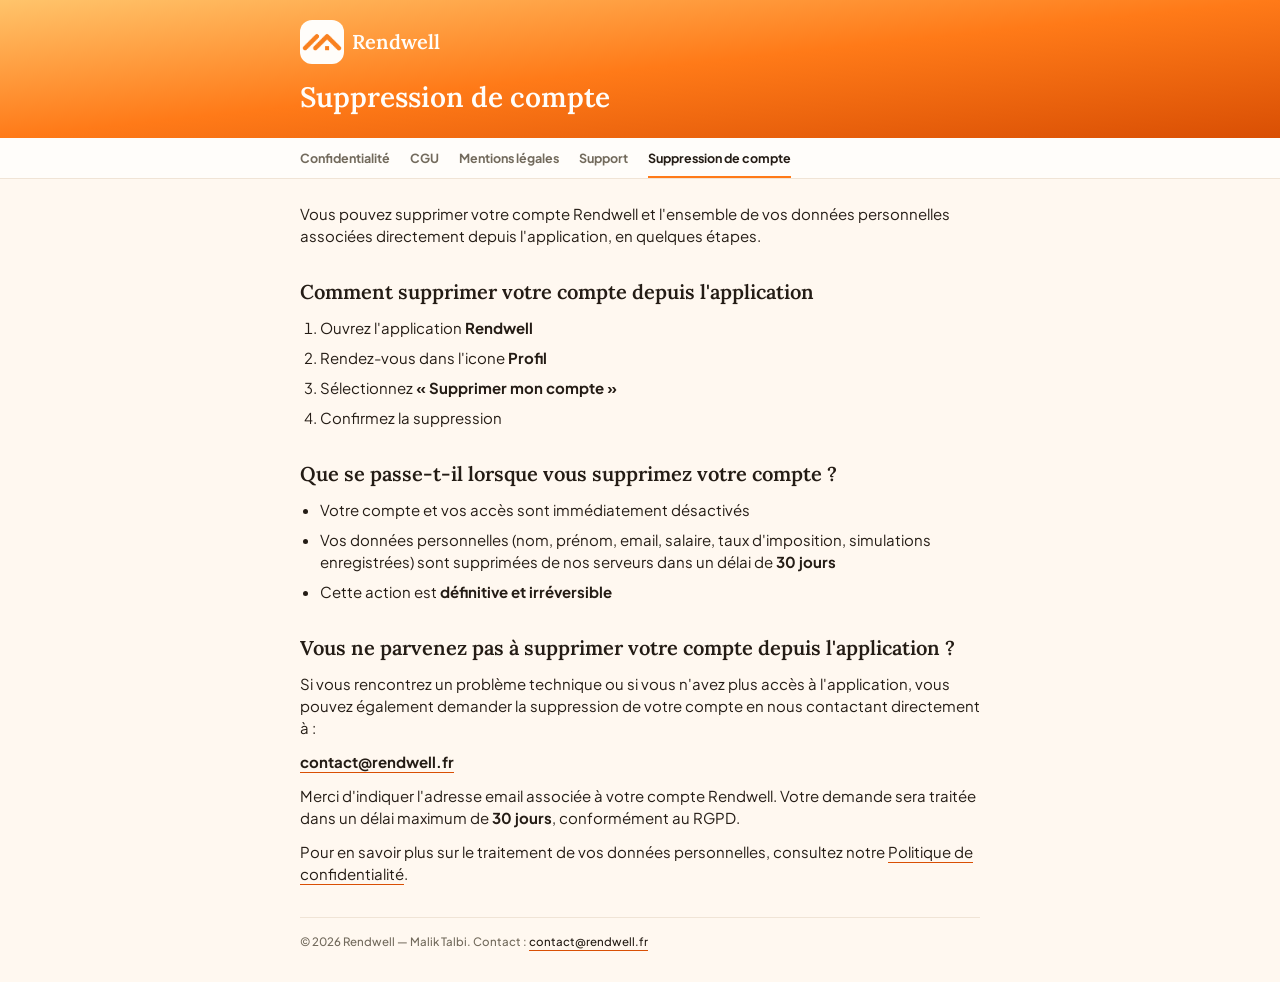
<file: suppression-compte/index.html>
<!DOCTYPE html>
<html lang="fr">
<head>
<meta charset="UTF-8">
<meta name="viewport" content="width=device-width, initial-scale=1.0">
<title>Suppression de compte — Rendwell</title>
<link rel="stylesheet" href="/tokens.css">
<link rel="stylesheet" href="/style.css">
</head>
<body>
<header class="site">
  <div class="wrap">
    <a class="brand" href="/">
      <img src="/assets/rendwell-logo.png" alt="" width="44" height="44">
      Rendwell
    </a>
    <h1>Suppression de compte</h1>
  </div>
</header>
<nav class="legal-nav" aria-label="Pages du site">
  <div class="wrap">
    <a href="/confidentialite/">Confidentialité</a>
    <a href="/conditions-utilisation/">CGU</a>
    <a href="/mentions-legales/">Mentions légales</a>
    <a href="/support/">Support</a>
    <a href="/suppression-compte/" aria-current="page">Suppression de compte</a>
  </div>
</nav>
<main class="wrap">
  <p>Vous pouvez supprimer votre compte Rendwell et l'ensemble de vos données personnelles associées directement depuis l'application, en quelques étapes.</p>

  <h2>Comment supprimer votre compte depuis l'application</h2>
  <ol>
    <li>Ouvrez l'application <strong>Rendwell</strong></li>
    <li>Rendez-vous dans l'icone<strong> Profil</strong></li>
    <li>Sélectionnez <strong>« Supprimer mon compte »</strong></li>
    <li>Confirmez la suppression</li>
  </ol>

  <h2>Que se passe-t-il lorsque vous supprimez votre compte ?</h2>
  <ul>
    <li>Votre compte et vos accès sont immédiatement désactivés</li>
    <li>Vos données personnelles (nom, prénom, email, salaire, taux d'imposition, simulations enregistrées) sont supprimées de nos serveurs dans un délai de <strong>30 jours</strong></li>
    <li>Cette action est <strong>définitive et irréversible</strong></li>
  </ul>

  <h2>Vous ne parvenez pas à supprimer votre compte depuis l'application ?</h2>
  <p>Si vous rencontrez un problème technique ou si vous n'avez plus accès à l'application, vous pouvez également demander la suppression de votre compte en nous contactant directement à :</p>
  <p><strong><a href="mailto:contact@rendwell.fr">contact@rendwell.fr</a></strong></p>
  <p>Merci d'indiquer l'adresse email associée à votre compte Rendwell. Votre demande sera traitée dans un délai maximum de <strong>30 jours</strong>, conformément au RGPD.</p>
  <p>Pour en savoir plus sur le traitement de vos données personnelles, consultez notre <a href="/confidentialite/">Politique de confidentialité</a>.</p>

  <footer class="site">
    &copy; 2026 Rendwell — Malik Talbi. Contact : <a href="mailto:contact@rendwell.fr">contact@rendwell.fr</a>
  </footer>
</main>
</body>
</html>
</file>
<file: tokens.css>
/*
 * Rendwell design tokens for the web.
 *
 * Mirrors tokens.json, which mirrors mobile/src/constants/theme.ts. The mobile
 * theme is what the app runs on: when a value changes there, update tokens.json
 * and this file in the same change.
 */

@font-face {
  font-family: "Lora";
  font-weight: 600;
  font-style: normal;
  font-display: swap;
  src: url("fonts/Lora_600SemiBold.ttf") format("truetype");
}

@font-face {
  font-family: "Plus Jakarta Sans";
  font-weight: 400;
  font-style: normal;
  font-display: swap;
  src: url("fonts/PlusJakartaSans_400Regular.ttf") format("truetype");
}

@font-face {
  font-family: "Plus Jakarta Sans";
  font-weight: 500;
  font-style: normal;
  font-display: swap;
  src: url("fonts/PlusJakartaSans_500Medium.ttf") format("truetype");
}

@font-face {
  font-family: "Plus Jakarta Sans";
  font-weight: 700;
  font-style: normal;
  font-display: swap;
  src: url("fonts/PlusJakartaSans_700Bold.ttf") format("truetype");
}

:root {
  /* Colors */
  --orange100: #ffb25c;
  --orange500: #ff7a18;
  --orange700: #d94f04;
  --orangeBg: #ffeedc;
  --ink900: #241c15;
  --ink600: #726a5c;
  --ink400: #a79c8b;
  --cream50: #fff8f0;
  --white: #fffdfa;
  --line: #f0e4d6;
  --neutralBg: #f5efe6;
  --success: #1d8a5e;
  --successBg: #e7f5ee;
  --danger: #d64545;
  --dangerBg: #fbeaea;

  /* Spacing */
  --space-xs: 4px;
  --space-sm: 8px;
  --space-md: 12px;
  --space-lg: 16px;
  --space-xl: 20px;
  --space-xxl: 24px;
  --space-xxxl: 32px;

  /* Radius */
  --radius-sm: 9px;
  --radius-md: 12px;
  --radius-lg: 20px;
  --radius-pill: 999px;

  /* Shadows */
  --shadow-card: 0 6px 14px rgba(36, 28, 21, 0.06);
  --shadow-bar: 0 -4px 12px rgba(36, 28, 21, 0.08);
  --shadow-pill-active: 0 4px 10px rgba(217, 79, 4, 0.28);

  /* Gradients */
  --gradient-hero: linear-gradient(to bottom right, #ffc46b, #ff7a18, #d94f04);
  --gradient-pill: linear-gradient(to bottom right, #ff9a3d, #e85d0c);

  /* Font families */
  --font-display: "Lora", Georgia, "Times New Roman", serif;
  --font-sans: "Plus Jakarta Sans", system-ui, -apple-system, "Segoe UI", sans-serif;
}

/* Type styles: one class per style of theme.ts `typography`. */
.rw-text-display { font-family: var(--font-display); font-size: 28px; line-height: 34px; font-weight: 600; }
.rw-text-h1 { font-family: var(--font-display); font-size: 20px; line-height: 26px; font-weight: 600; }
.rw-text-h2 { font-family: var(--font-display); font-size: 17px; line-height: 22px; font-weight: 600; }
.rw-text-bodyLg { font-family: var(--font-sans); font-size: 15px; line-height: 22px; font-weight: 500; }
.rw-text-body { font-family: var(--font-sans); font-size: 14px; line-height: 20px; font-weight: 400; }
.rw-text-label { font-family: var(--font-sans); font-size: 12.5px; line-height: 16px; font-weight: 700; }
.rw-text-caption { font-family: var(--font-sans); font-size: 11.5px; line-height: 16px; font-weight: 500; }
.rw-text-overline { font-family: var(--font-sans); font-size: 10.5px; line-height: 14px; font-weight: 700; letter-spacing: 0.5px; text-transform: uppercase; }
</file>
<file: style.css>
/*
 * Charte Rendwell appliquée au site. Toutes les valeurs viennent de
 * /tokens.css, chargé avant cette feuille ; les littéraux hors tokens sont
 * ceux que la charte autorise et sont signalés.
 */

*, *::before, *::after { box-sizing: border-box; }

[hidden] { display: none !important; }

html { -webkit-text-size-adjust: 100%; }

body {
  margin: 0;
  background: var(--cream50);
  color: var(--ink900);
  font-family: var(--font-sans);
  font-size: 15px;
  line-height: 22px;
  font-weight: 400;
}

.wrap {
  max-width: 720px;
  margin: 0 auto;
  padding: 0 var(--space-xl);
}

main.wrap {
  padding-top: var(--space-xxl);
  padding-bottom: var(--space-xxxl);
}

/* En-tête : gradient-hero, logo sur une tuile white, textes white */

header.site {
  background: var(--gradient-hero);
  padding: var(--space-xl) 0 var(--space-xxl);
  color: var(--white);
}

header.site a.brand {
  display: inline-flex;
  align-items: center;
  gap: var(--space-sm);
  margin-bottom: var(--space-lg);
  border-radius: var(--radius-md);
  color: var(--white);
  text-decoration: none;
  font-family: var(--font-display);
  font-weight: 600;
  font-size: 20px;
  line-height: 26px;
}

header.site a.brand img {
  display: block;
  width: 44px;
  height: 44px;
  border-radius: var(--radius-md);
  background: var(--white);
}

header.site a.brand:focus-visible {
  outline: 2px solid var(--white);
  outline-offset: 2px;
}

h1 {
  margin: 0;
  font-family: var(--font-display);
  font-weight: 600;
  font-size: 28px;
  line-height: 34px;
}

/* rgba(255,253,250,0.9) : sous-titre sur l'en-tête orange, littéral de la charte */
.updated {
  margin: var(--space-xs) 0 0;
  color: rgba(255, 253, 250, 0.9);
  font-size: 14px;
  line-height: 20px;
}

/* Navigation */

nav.legal-nav {
  background: var(--white);
  border-bottom: 1px solid var(--line);
}

nav.legal-nav .wrap {
  display: flex;
  flex-wrap: wrap;
  column-gap: var(--space-xl);
}

nav.legal-nav a {
  padding: var(--space-md) 0;
  color: var(--ink600);
  text-decoration: none;
  font-size: 12.5px;
  line-height: 16px;
  font-weight: 700;
}

nav.legal-nav a:hover,
nav.legal-nav a[aria-current="page"] {
  color: var(--ink900);
}

nav.legal-nav a[aria-current="page"] {
  box-shadow: inset 0 -2px 0 var(--orange500);
}

/* Texte courant */

h2 {
  margin: var(--space-xxxl) 0 var(--space-md);
  font-family: var(--font-display);
  font-weight: 600;
  font-size: 20px;
  line-height: 26px;
}

main > h2:first-child { margin-top: 0; }

h3 {
  margin: 0 0 var(--space-sm);
  font-family: var(--font-display);
  font-weight: 600;
  font-size: 17px;
  line-height: 22px;
}

p { margin: 0 0 var(--space-md); }

ul, ol {
  margin: 0 0 var(--space-md);
  padding-left: var(--space-xl);
}

li { margin-bottom: var(--space-sm); }

strong { font-weight: 700; }

/* La charte n'a pas de lien orange : texte ink900, souligné en orange700 */
a {
  color: var(--ink900);
  text-decoration: underline var(--orange700);
  text-underline-offset: var(--space-xs);
}

a:focus-visible,
.btn:focus-visible {
  outline: 2px solid var(--ink900);
  outline-offset: 2px;
}

/* Surfaces */

.card,
table {
  background: var(--white);
  border: 1px solid var(--line);
  border-radius: var(--radius-lg);
  box-shadow: var(--shadow-card);
}

.card {
  padding: var(--space-xl);
  margin: var(--space-lg) 0;
}

.card > :last-child { margin-bottom: 0; }

table {
  width: 100%;
  margin: var(--space-lg) 0;
  border-collapse: separate;
  border-spacing: 0;
  overflow: hidden;
  font-size: 14px;
  line-height: 20px;
}

th, td {
  padding: var(--space-md) var(--space-lg);
  border-bottom: 1px solid var(--line);
  text-align: left;
  vertical-align: top;
}

tr:last-child td { border-bottom: 0; }

th {
  color: var(--ink600);
  font-size: 12.5px;
  line-height: 16px;
  font-weight: 700;
}

/* Liste de liens de l'accueil */

.link-list {
  margin: 0;
  padding: 0;
  list-style: none;
}

.link-list li { margin-bottom: var(--space-md); }

.link-card {
  display: flex;
  align-items: center;
  gap: var(--space-md);
  padding: var(--space-lg);
  background: var(--white);
  border: 1px solid var(--line);
  border-radius: var(--radius-lg);
  box-shadow: var(--shadow-card);
  text-decoration: none;
}

.link-card:hover { border-color: var(--orange500); }

.link-card-text {
  flex: 1;
  min-width: 0;
}

.link-card-title {
  display: block;
  font-family: var(--font-display);
  font-weight: 600;
  font-size: 17px;
  line-height: 22px;
}

.link-card-desc {
  display: block;
  margin-top: var(--space-xs);
  color: var(--ink600);
  font-size: 14px;
  line-height: 20px;
}

.link-card > svg {
  flex-shrink: 0;
  color: var(--ink600);
}

/* IconBadge, variante brand — 10px : littéral du composant */
.icon-badge {
  display: inline-flex;
  flex-shrink: 0;
  padding: 10px;
  border-radius: var(--radius-md);
  background: var(--orangeBg);
  color: var(--orange700);
}

/* Pied de page */

footer.site {
  margin-top: var(--space-xxxl);
  padding-top: var(--space-lg);
  border-top: 1px solid var(--line);
  color: var(--ink600);
  font-size: 11.5px;
  line-height: 16px;
  font-weight: 500;
}

/* Formulaire */

.field { margin-bottom: var(--space-lg); }

.field label {
  display: block;
  margin-bottom: var(--space-sm);
  font-size: 12.5px;
  line-height: 16px;
  font-weight: 700;
}

/* 14px : marge horizontale des champs, littéral de la charte */
.field input {
  width: 100%;
  padding: var(--space-md) 14px;
  background: var(--white);
  border: 1px solid var(--line);
  border-radius: var(--radius-md);
  color: var(--ink900);
  font-family: inherit;
  font-size: 15px;
  line-height: 22px;
  font-weight: 500;
}

.field input:focus {
  outline: none;
  border-color: var(--orange500);
  box-shadow: inset 0 0 0 0.5px var(--orange500);
}

.hint {
  margin: var(--space-xs) 0 0;
  color: var(--ink600);
  font-size: 11.5px;
  line-height: 16px;
  font-weight: 500;
}

/* Action principale : un seul gradient-pill par page */
.btn {
  display: block;
  width: 100%;
  padding: var(--space-md) var(--space-xl);
  background: var(--gradient-pill);
  border: 0;
  border-radius: var(--radius-md);
  box-shadow: var(--shadow-pill-active);
  color: var(--white);
  font-family: inherit;
  font-size: 16px;
  line-height: 22px;
  font-weight: 700;
  cursor: pointer;
}

.btn:disabled {
  background: var(--line);
  box-shadow: none;
  color: var(--ink400);
  cursor: default;
}

.form-message {
  margin: var(--space-lg) 0 0;
  padding: var(--space-md) var(--space-lg);
  background: var(--dangerBg);
  border-radius: var(--radius-md);
  font-size: 14px;
  line-height: 20px;
  font-weight: 500;
}
</file>
